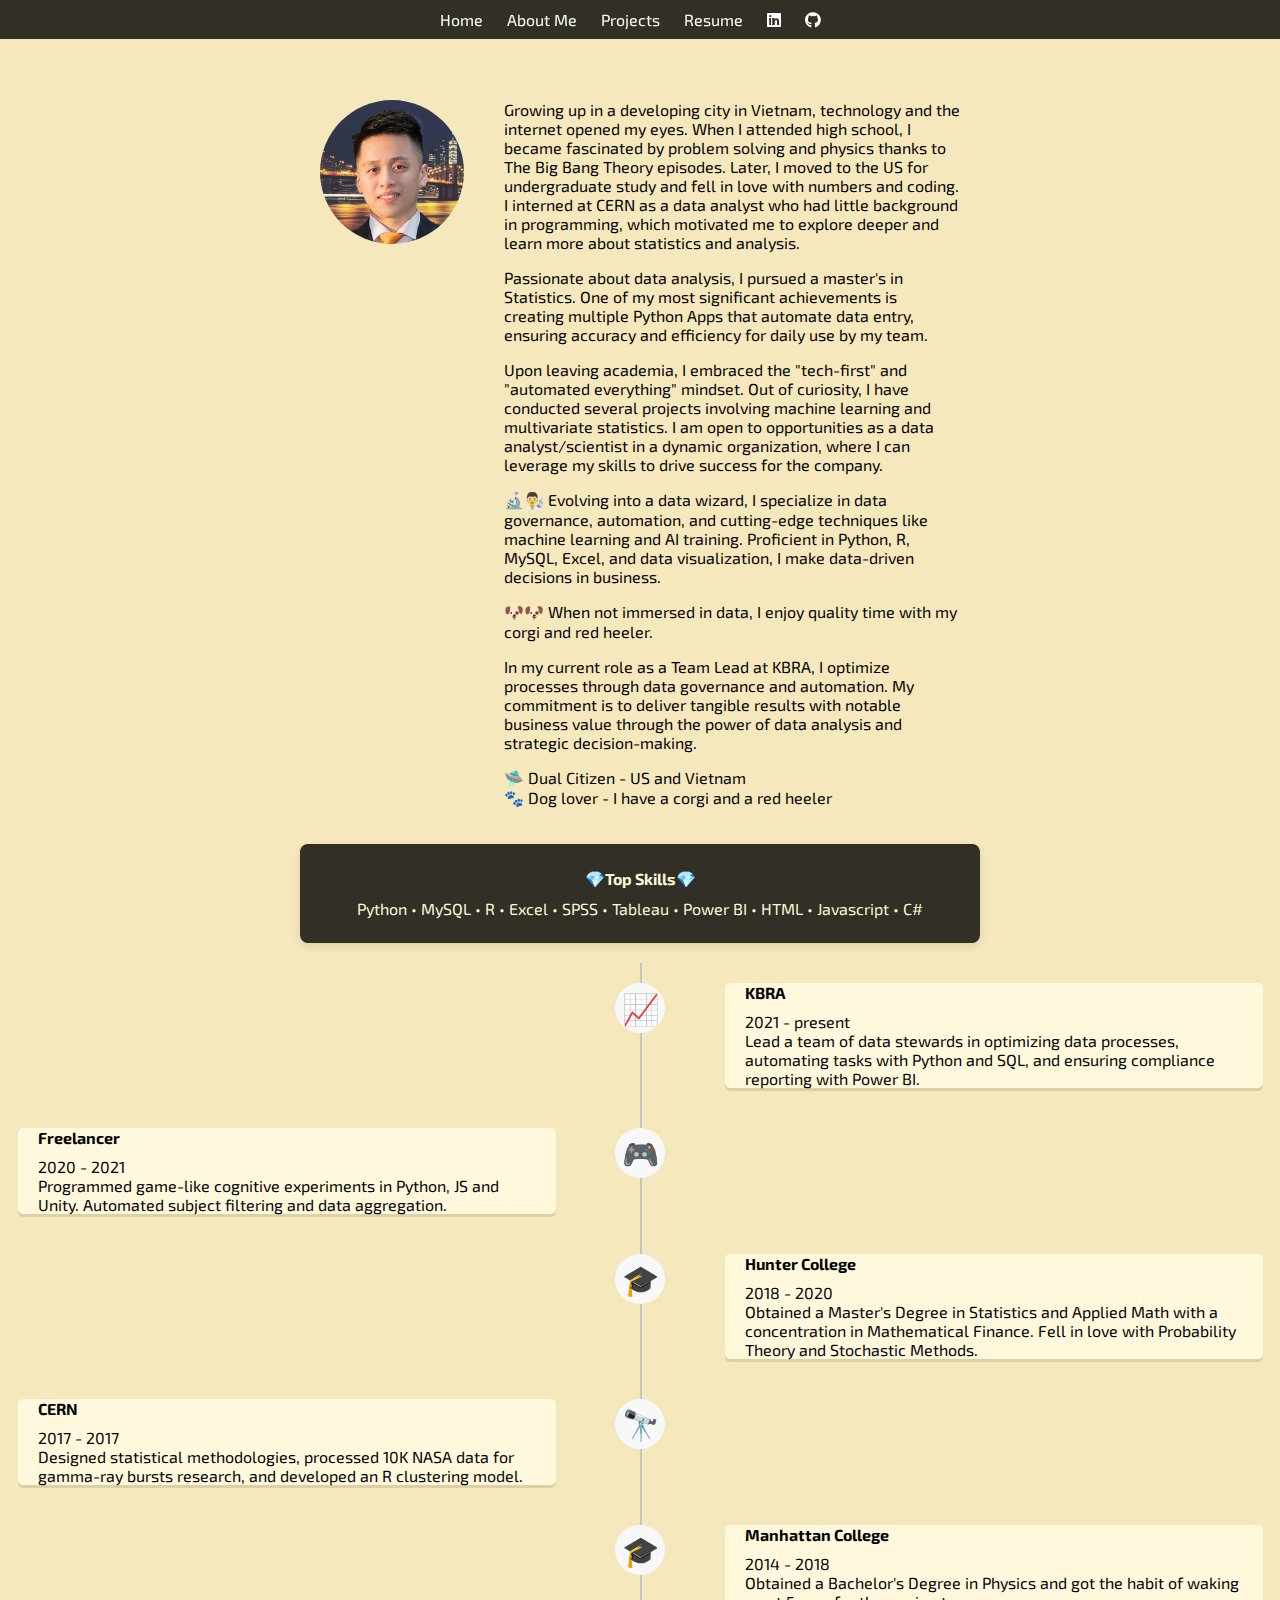
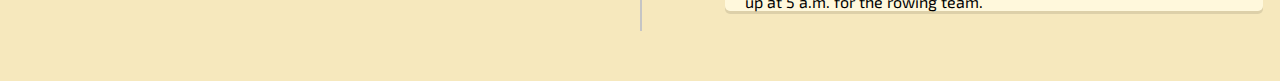
<file: html/about.html>
<!DOCTYPE html>
<html lang="en">
<head>
    <meta charset="UTF-8">
    <meta name="viewport" content="width=device-width, initial-scale=1.0">
    <title>About Me - Finnegan Nguyen Portfolio</title>
    <link rel="stylesheet" href="../css/styles.css">
    <link rel="stylesheet" href="https://cdnjs.cloudflare.com/ajax/libs/font-awesome/5.15.3/css/all.min.css">
    <link href="https://fonts.googleapis.com/css2?family=Playfair+Display:wght@400;700&family=Roboto:wght@400;700&display=swap" rel="stylesheet">
    <link href="https://fonts.googleapis.com/css2?family=Exo+2:wght@400;700&display=swap" rel="stylesheet">
    <link href="https://fonts.googleapis.com/css2?family=Ubuntu:wght@400;400i;700&display=swap" rel="stylesheet">
</head>
<body class="about">
    <div class="navbar">
        <ul>
            <li><a href="../index.html">Home</a></li>
            <li><a href="about.html" class="active">About Me</a></li>
            <li><a href="projects.html">Projects</a></li>
            <li><a href="../resume/FinneganNguyenResume.pdf" target="_blank">Resume</a></li>
            <li><a href="https://www.linkedin.com/in/finnegan-ng/" target="_blank"><i class="fab fa-linkedin"></i></a></li>
            <li><a href="https://github.com/finnegan-ng" target="_blank"><i class="fab fa-github"></i></a></li>
        </ul>
    </div>
    <div class="intro-info">
        <img src="../images/F_headshot1.png" alt="Profile Picture">
        <div class="text-container">
            <p class="lead">
                Growing up in a developing city in Vietnam, technology and the internet opened my eyes.
                When I attended high school, I became fascinated by problem solving and physics thanks to The Big Bang Theory episodes.
                Later, I moved to the US for undergraduate study and fell in love with numbers and coding.
                I interned at CERN as a data analyst who had little background in programming,
                which motivated me to explore deeper and learn more about statistics and analysis.
            </p>
            <p class="lead">
                Passionate about data analysis, I pursued a master's in Statistics. 
                One of my most significant achievements is creating multiple Python Apps that automate data entry, 
                ensuring accuracy and efficiency for daily use by my team.
            </p>
            <p class="lead">
                Upon leaving academia, I embraced the "tech-first" and "automated everything" mindset.
                Out of curiosity, I have conducted several projects involving machine learning and multivariate statistics.
                I am open to opportunities as a data analyst/scientist in a dynamic organization, 
                where I can leverage my skills to drive success for the company.
            </p>
            <p class="lead">
                🔬👨‍🔬 Evolving into a data wizard, I specialize in data governance, automation, and cutting-edge techniques
                like machine learning and AI training. Proficient in Python, R, MySQL, Excel, and data visualization, 
                I make data-driven decisions in business.
            </p>
            <p class="lead">
                🐶🐶 When not immersed in data, I enjoy quality time with my corgi and red heeler.
            </p>
            <p class="lead">
                In my current role as a Team Lead at KBRA, I optimize processes through data governance and automation. 
                My commitment is to deliver tangible results with notable business value through the power of data analysis 
                and strategic decision-making.
            </p>
            <p class="lead">
                🛸 Dual Citizen - US and Vietnam</br>
                🐾 Dog lover  - I have a corgi and a red heeler
            </p>        
        </div>
    </div>
    <div class="skills-info">
        <h2>💎Top Skills💎</h2>
        <p>Python • MySQL • R • Excel • SPSS • Tableau • Power BI • HTML • Javascript • C#</p>
    </div>    

    <link href='https://fonts.googleapis.com/css?family=Open+Sans:400,300,300italic,400italic,600,600italic,700,700italic' rel='stylesheet' type='text/css'>
  
    <!-- The Timeline -->
    
    <div class="timeline">
        <div class="timeline-item">
          <div class="timeline-icon">📈</div>
          <div class="timeline-content">
            <h2>KBRA</h2>
            <p>2021 - present</p>
            <p>Lead a team of data stewards in optimizing data processes, 
                automating tasks with Python and SQL, and ensuring compliance reporting with Power BI.
            </p>
          </div>
        </div>
        
        <div class="timeline-item">
          <div class="timeline-icon">🎮</div>
          <div class="timeline-content">
            <h2>Freelancer</h2>
            <p>2020 - 2021</p>
            <p>Programmed game-like cognitive experiments in Python, JS and Unity. 
                Automated subject filtering and data aggregation. </p>
          </div>
        </div>
        
        <div class="timeline-item">
            <div class="timeline-icon">🎓</div>
            <div class="timeline-content">
              <h2>Hunter College</h2>
              <p>2018 - 2020</p>
              <p>Obtained a Master's Degree in Statistics and Applied Math with a concentration in Mathematical Finance.
                Fell in love with Probability Theory and Stochastic Methods.
              </p>
            </div>
        </div>

        <div class="timeline-item">
          <div class="timeline-icon">🔭</div>
          <div class="timeline-content">
            <h2>CERN</h2>
            <p>2017 - 2017</p>
            <p>Designed statistical methodologies, processed 10K NASA data for gamma-ray bursts research, and developed an R clustering model.</p>
          </div>
        </div>

        <div class="timeline-item">
            <div class="timeline-icon">🎓</div>
            <div class="timeline-content">
              <h2>Manhattan College</h2>
              <p>2014 - 2018</p>
              <p>Obtained a Bachelor's Degree in Physics and got the habit of waking up at 5 a.m. for the rowing team.
              </p>
            </div>
        </div>
      </div>
</body>
</html>
</file>
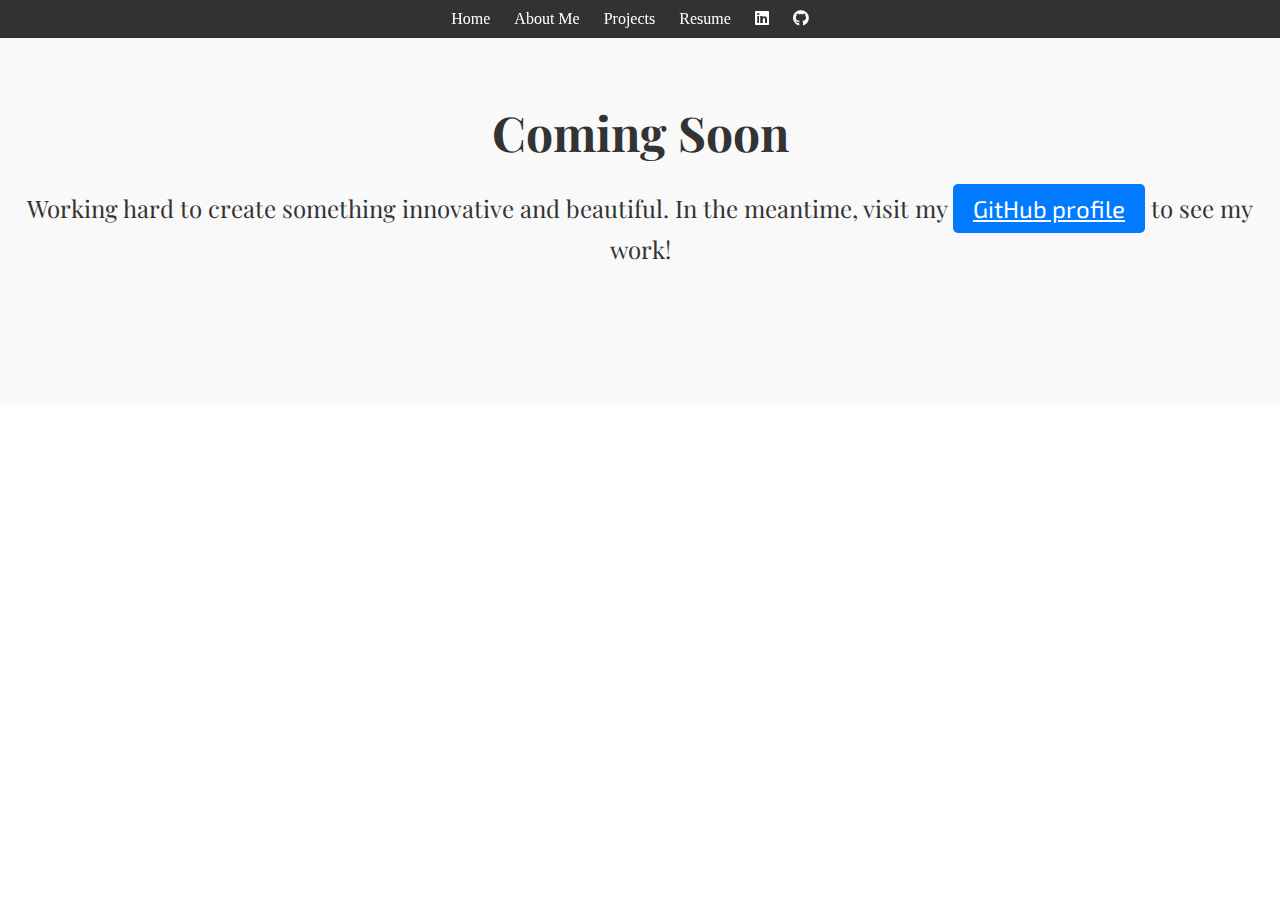
<file: html/projects.html>
<!DOCTYPE html>
<html lang="en">
<head>
    <meta charset="UTF-8">
    <meta name="viewport" content="width=device-width, initial-scale=1.0">
    <title>Finnegan Nguyen Portfolio</title>
    <link rel="stylesheet" href="../css/styles.css">
    <link rel="stylesheet" href="https://cdnjs.cloudflare.com/ajax/libs/font-awesome/5.15.3/css/all.min.css">
    <link href="https://fonts.googleapis.com/css2?family=Playfair+Display:wght@400;700&family=Roboto:wght@400;700&display=swap" rel="stylesheet">
    <link href="https://fonts.googleapis.com/css2?family=Exo+2:wght@400;700&display=swap" rel="stylesheet">
    <link href="https://fonts.googleapis.com/css2?family=Ubuntu:wght@400;400i;700&display=swap" rel="stylesheet">
</head>
<body class="projects">
    <div class="navbar">
        <ul>
          <li><a href="../index.html">Home</a></li>
          <li><a href="about.html" class="active">About Me</a></li>
          <li><a href="projects.html">Projects</a></li>
          <li><a href="../resume/FinneganNguyenResume.pdf" target="_blank">Resume</a></li>
          <li><a href="https://www.linkedin.com/in/finnegan-ng/" target="_blank"><i class="fab fa-linkedin"></i></a></li>
          <li><a href="https://github.com/finnegan-ng" target="_blank"><i class="fab fa-github"></i></a></li>
    </ul>
    </div>

    <div class="coming-soon">
      <h1>Coming Soon</h1>
      <p>Working hard to create something innovative and beautiful. In the meantime, visit my <a href="https://github.com/finnegan-ng" target="_blank">GitHub profile</a> to see my work!</p>
  </div>

</body>
</html>
</file>
<file: css/styles.css>
/**
 * ===================================================================
 *
 *  Finnegan Nguyen
 *  04/13/2024
 *  ------------------------------------------------------------------
 *  TOC:
 *  01. Typography & general theme styles
 *  02. Navbar
 *  03. Landing page
 *  04. Floating images
 *  05. About page - Introduction
 *  06. Skills
 *  07. Timeline
 *  08. Coming Soon (Temporary)
 * ===================================================================
 */

/**
 * ===================================================================
 * 01. Typography & general theme styles
 *
 * -------------------------------------------------------------------
 */
body, h1, p, ul, li {
    margin: 0;
    padding: 0;
}


html, body {
    margin: 0;
    padding: 0;
    width: 100%;
    min-height: 100vh;
    overflow-x: hidden;
}

/**
 * ===================================================================
 * 02. Navbar
 *
 * -------------------------------------------------------------------
 */
.navbar {
    width: 100%;
    background-color: rgba(0, 0, 0, 0.8);
    text-align: center;
    padding: 10px 0;
    position: fixed;
    top: 0;
    left: 0;
    z-index: 1000;
}

.navbar ul {
    list-style-type: none;
}

.navbar ul li {
    display: inline;
    margin-right: 20px;
}

.navbar ul li a {
    text-decoration: none;
    color: white;
    font-size: 16px;
}

.navbar ul li a:hover {
    color: #ddd;
}

/**
 * ===================================================================
 * 03. Landing page
 *
 * -------------------------------------------------------------------
 */
body.landing {
    font-family: "Exo 2";
    display: flex;
    flex-direction: column;
    justify-content: flex-end;
    align-items: stretch;
    position: relative;
}

body.landing::before {
    content: "";
    position: absolute;
    top: 0;
    left: 0;
    right: 0;
    bottom: 0;
    background-image: url('../images/background_mountain_enhanced2.png');
    background-size: cover;
    background-position: center;
    background-repeat: no-repeat;
    opacity: 0.7;
    z-index: -1;
}

.main-content {
    display: flex;
    flex-direction: column;
    justify-content: center;
    align-items: center;
    width: 100%;
    margin-bottom: 15vh;
    background-color: rgba(0, 0, 0, 0.8);
    padding: 20px;
    box-shadow: 0 0 10px rgba(0, 0, 0, 0.1);
    flex-grow: 1;
    text-align: center;
    position: relative;
    z-index: 1;
}

.main-content p, .main-content h1 {
    width: 60%;
    margin: 0 auto;
}

.landing h1 {
    font-family: "Exo 2";
    font-size: 60px;
}


.landing p {
    font-family: "Exo 2";
    font-size: 20px;
}

.landing h1, .landing h3, .landing p {
    color: white !important;
}

.landing h2 {
    color:#fff8d8 !important;
    font-family: "Roboto";
}

@media (max-width: 1000px) {
    .main-content {
        width: 90%;
        margin-bottom: 5vh;
    }
}

/**
 * ===================================================================
 * 04. Floating images
 *
 * -------------------------------------------------------------------
 */
.floating-images-container {
    position: fixed;
    top: 0;
    left: 10%;
    width: 80%;
    height: 100%;
    pointer-events: none;
    z-index: 0;
    display: flex;
    justify-content: space-around;
}


.floating-image {
    position: absolute;
    bottom: 50%;
    width: 100px;
    height: auto;
    display: none;
    opacity: 0;
}

@keyframes floatUp {
    0% {
        bottom: 50%;
        opacity: 1;
    }
    100% {
        bottom: 100%;
        opacity: 0;
    }
}

/**
 * ===================================================================
 * 05. About page - Introduction
 *
 * -------------------------------------------------------------------
 */
body.about {
    font-family: "Exo 2";
    display: flex;
    flex-direction: column;
    justify-content: flex-start;
    align-items: center;
    position: relative;
    background-color: #f6e8bd;
    height: auto;
    padding-top: 100px;
    padding-bottom: 50px;
}

.intro-info {
    display: flex;
    align-items: flex-start;
    text-align: left;
    gap: 20px;
    width: 50%;
    margin: 0 auto;
}

.intro-info img {
    height: 9rem;
    width: 9rem;
    border-radius: 50%;
    margin-right: 20px;
}

.intro-info .lead {
    margin-bottom: 1em;
}

/**
 * ===================================================================
 * 06. Skills
 *
 * -------------------------------------------------------------------
 */
.skills-info {
    display: flex;
    flex-direction: column;
    justify-content: center;
    align-items: center;
    width: 50%;
    margin: 20px auto;
    padding: 20px;
    background-color: rgba(0, 0, 0, 0.8);
    box-shadow: 0 4px 8px rgba(0,0,0,0.1);
    border-radius: 8px;
    text-align: center;
}

.skills-info h2, .skills-info p {
    margin: 0;
    padding: 5px 0;
    color: #fff8d8;
}

/**
 * ===================================================================
 * 07. Timeline
 *
 * -------------------------------------------------------------------
 */
.timeline {
    position: relative;
    padding: 0;
    list-style: none;
}
  
.timeline:before {
    content: '';
    position: absolute;
    left: 50%;
    height: 100%;
    width: 2px;
    background: #C5C5C5;
}
  
.timeline-item {
    padding: 20px 0;
}
  
.timeline-icon {
    display: inline-block;
    position: absolute;
    left: 50%;
    width: 50px;
    height: 50px;
    border-radius: 50%;
    background: #F8F8F8;
    transform: translateX(-50%);
    text-align: center;
    line-height: 50px;
    font-size: 30px;
    z-index: 100;
}
  
.timeline-content {
    width: 40%;
    padding: 0 20px;
    background: #FFF8DC;
    border-radius: 5px;
    box-shadow: 0 3px 0 rgba(0,0,0,0.1);
}
  
.timeline-item:nth-child(odd) .timeline-content {
    float: right;
}
  
.timeline-item:nth-child(even) .timeline-content {
    float: left;
}
  
h2 {
    font-size: 16px;
    margin: 0 0 10px;
}
  
p {
    margin: 0;
}
  

.timeline-item:after {
    content: '';
    display: block;
    clear: both;
}
  
.coming-soon {
    text-align: center;
    padding: 100px 20px;
    background: #f9f9f9;
    color: #333;
    font-family: 'Playfair Display', serif;
}

/**
 * ===================================================================
 * 08. Coming Soon (Temporary)
 *
 * -------------------------------------------------------------------
 */
.coming-soon h1 {
    font-size: 3rem;
    margin-bottom: 20px;
}

.coming-soon p {
    font-size: 1.5rem;
    margin-bottom: 40px;
}

.coming-soon a {
    display: inline-block;
    background: #007bff;
    color: #fff;
    padding: 10px 20px;
    border-radius: 5px;
    font-family: 'Exo 2';
    transition: background-color 0.3s ease;
}

.coming-soon a:hover {
    background: #0056b3;
    text-decoration: none;
}
</file>
